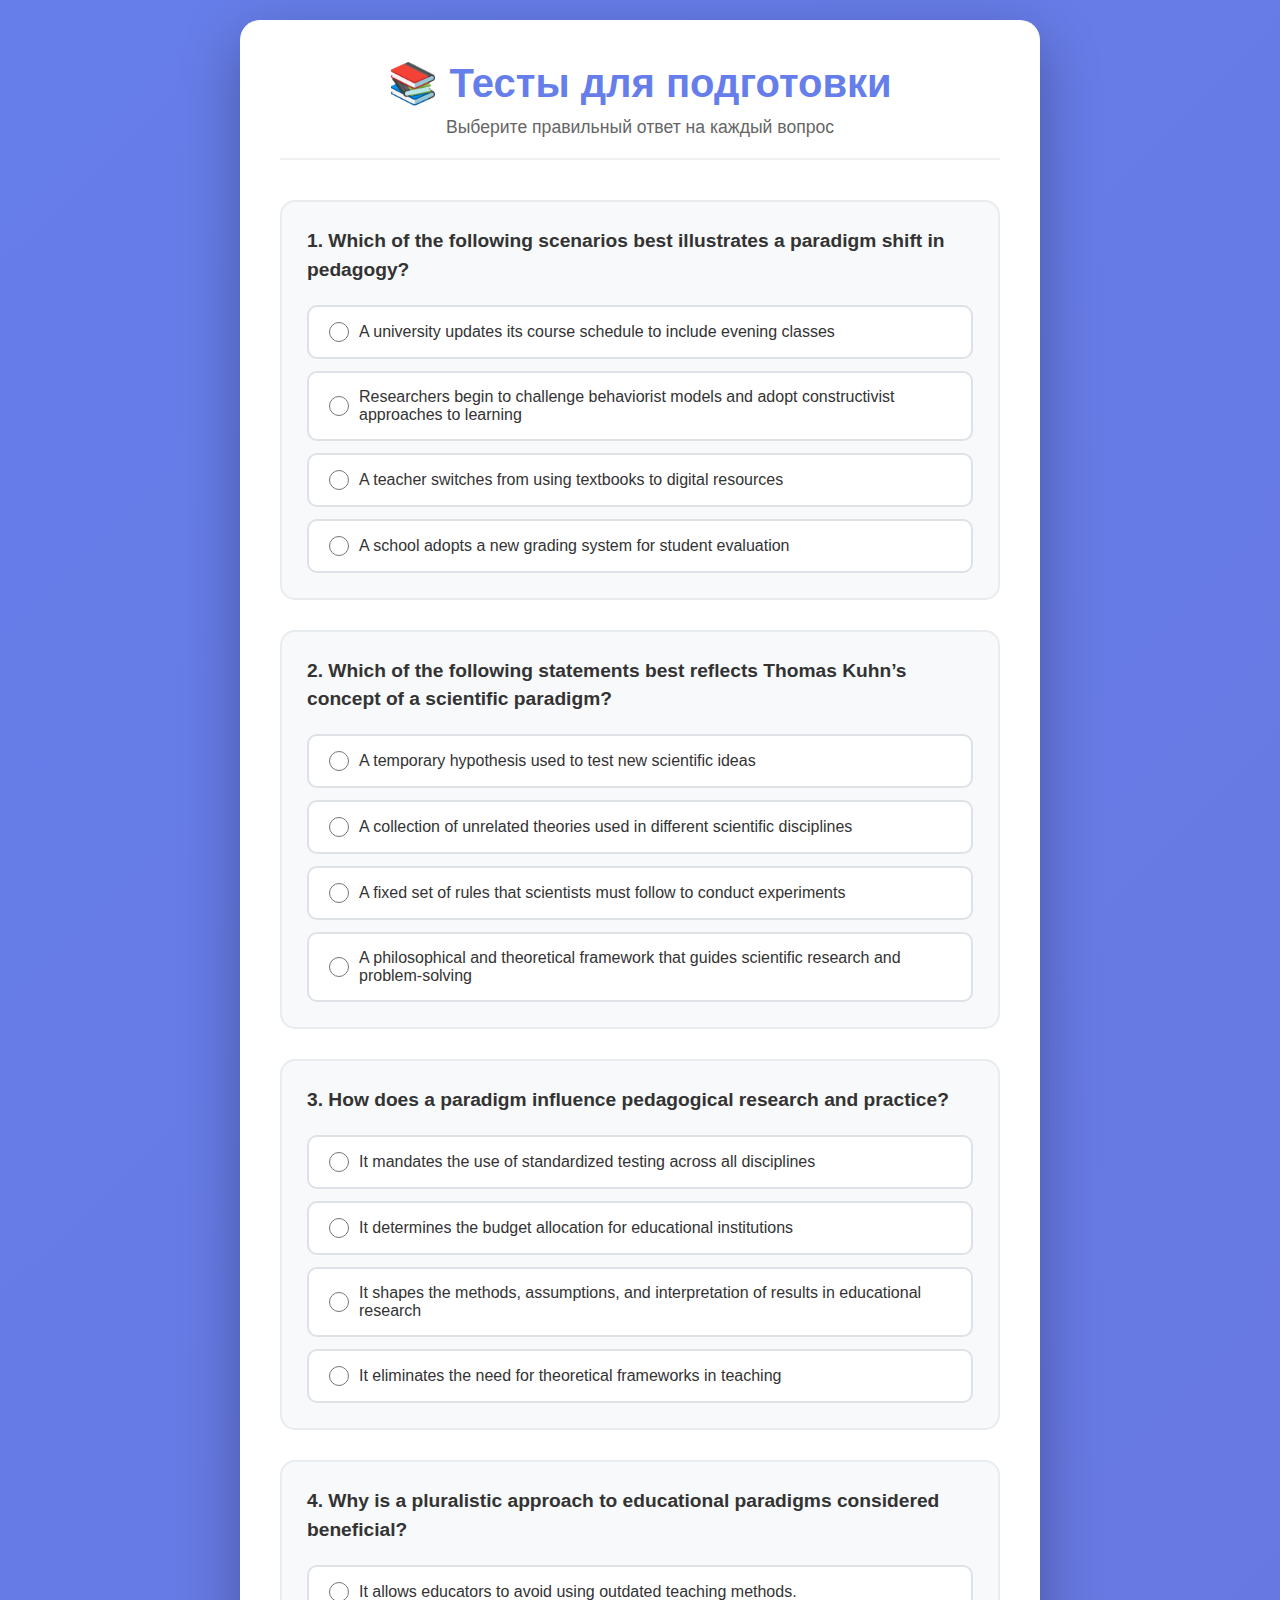
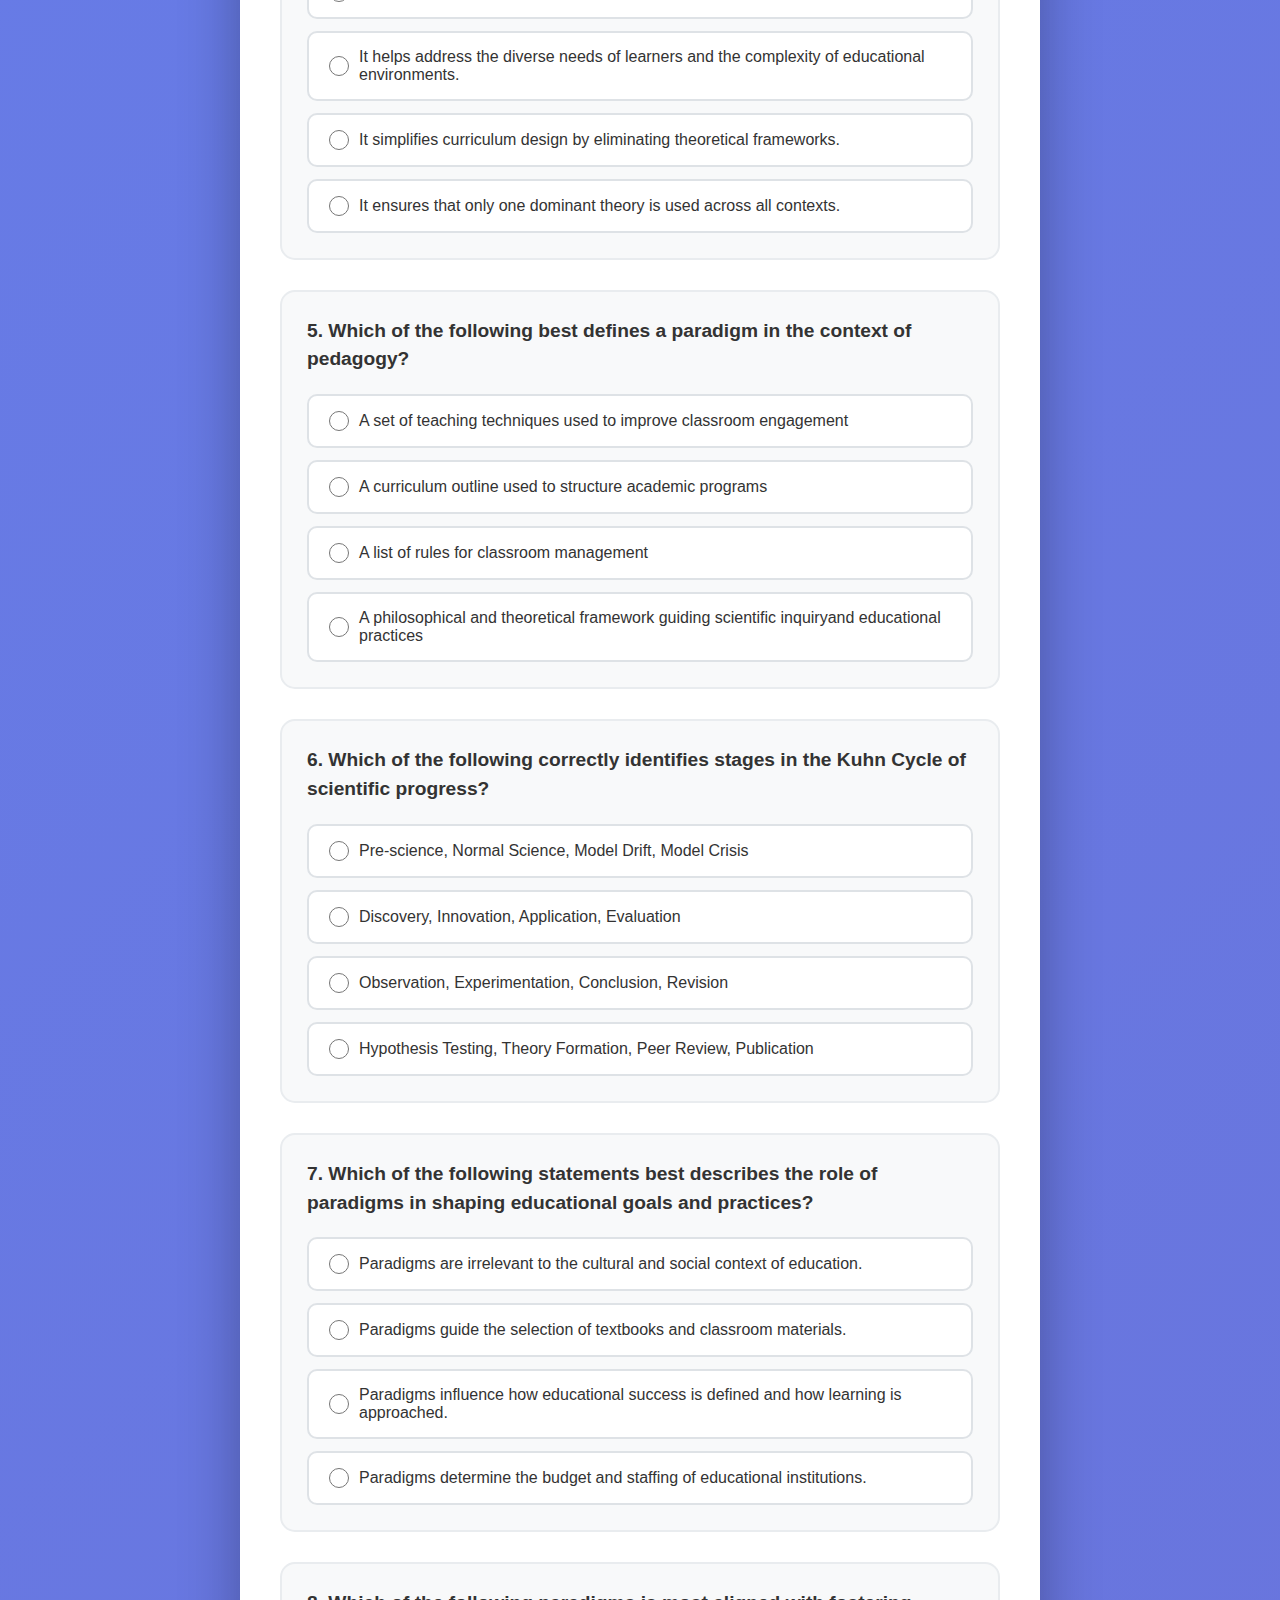
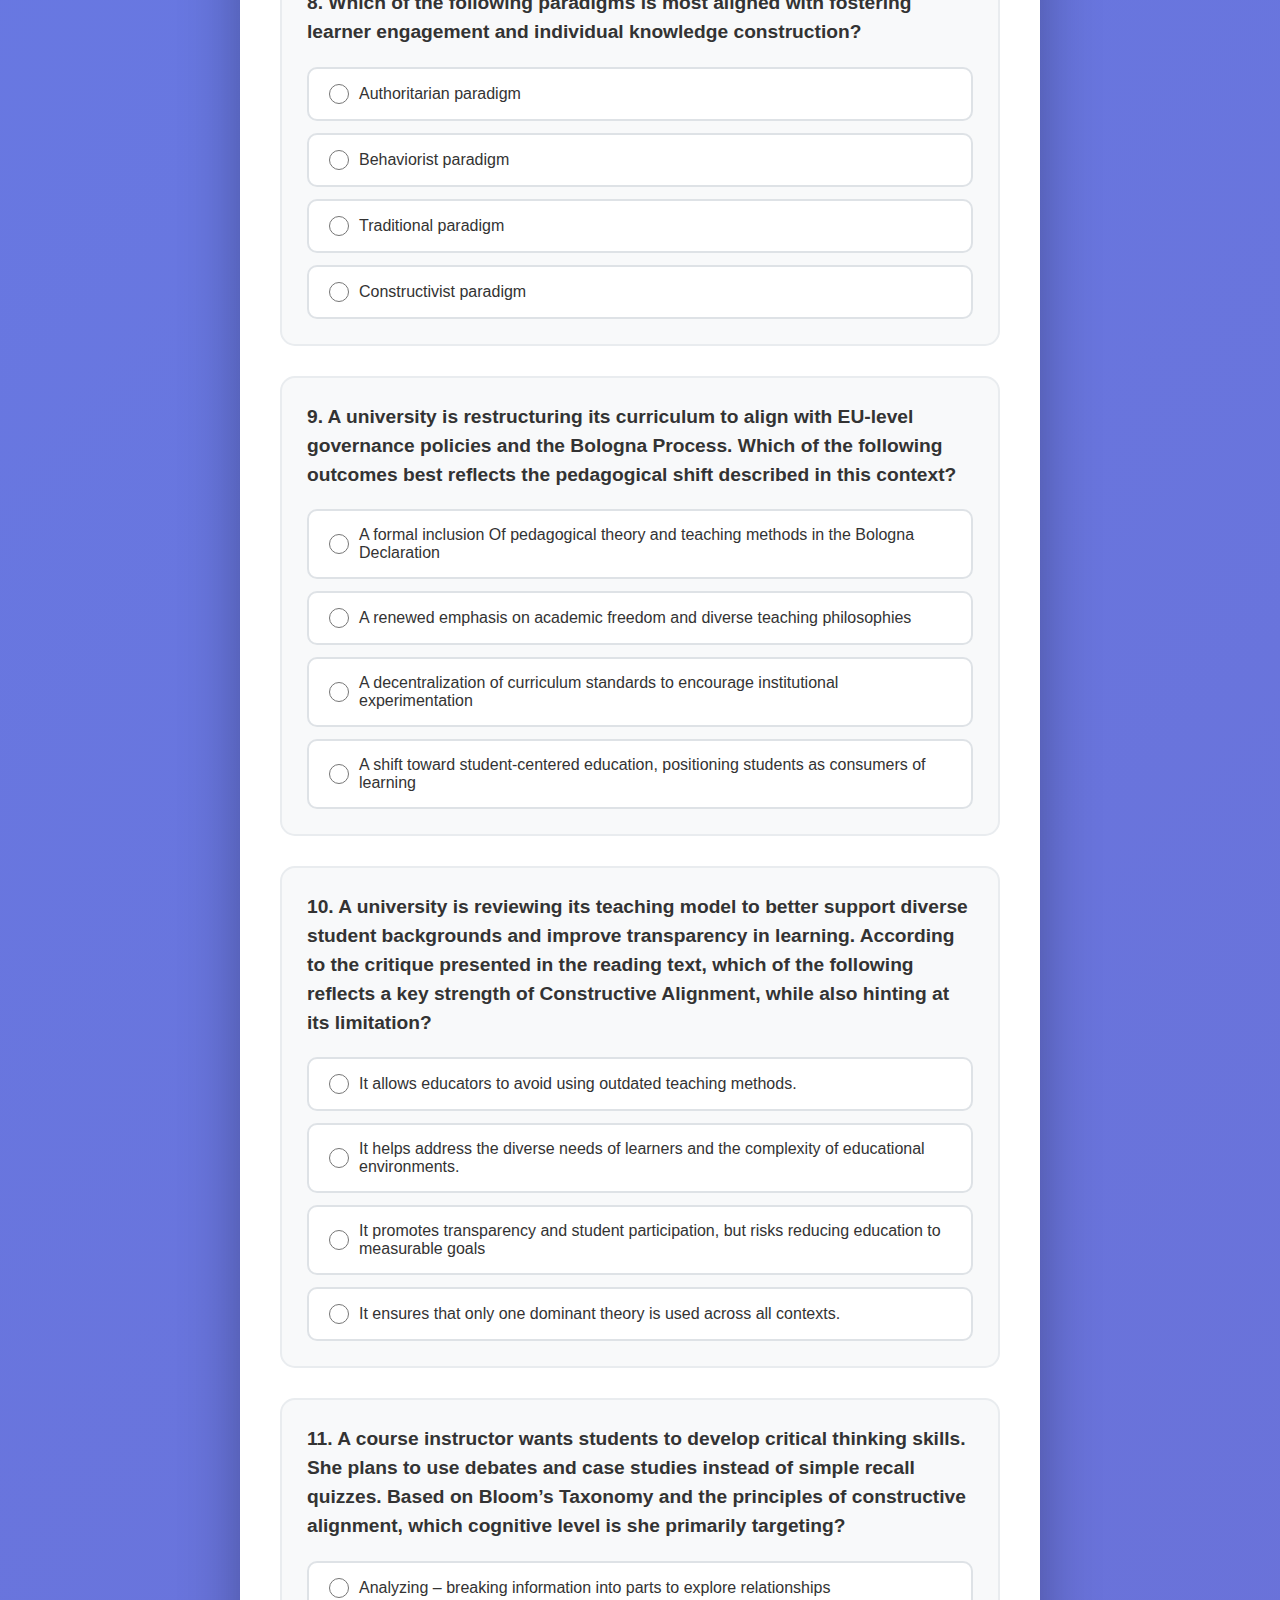
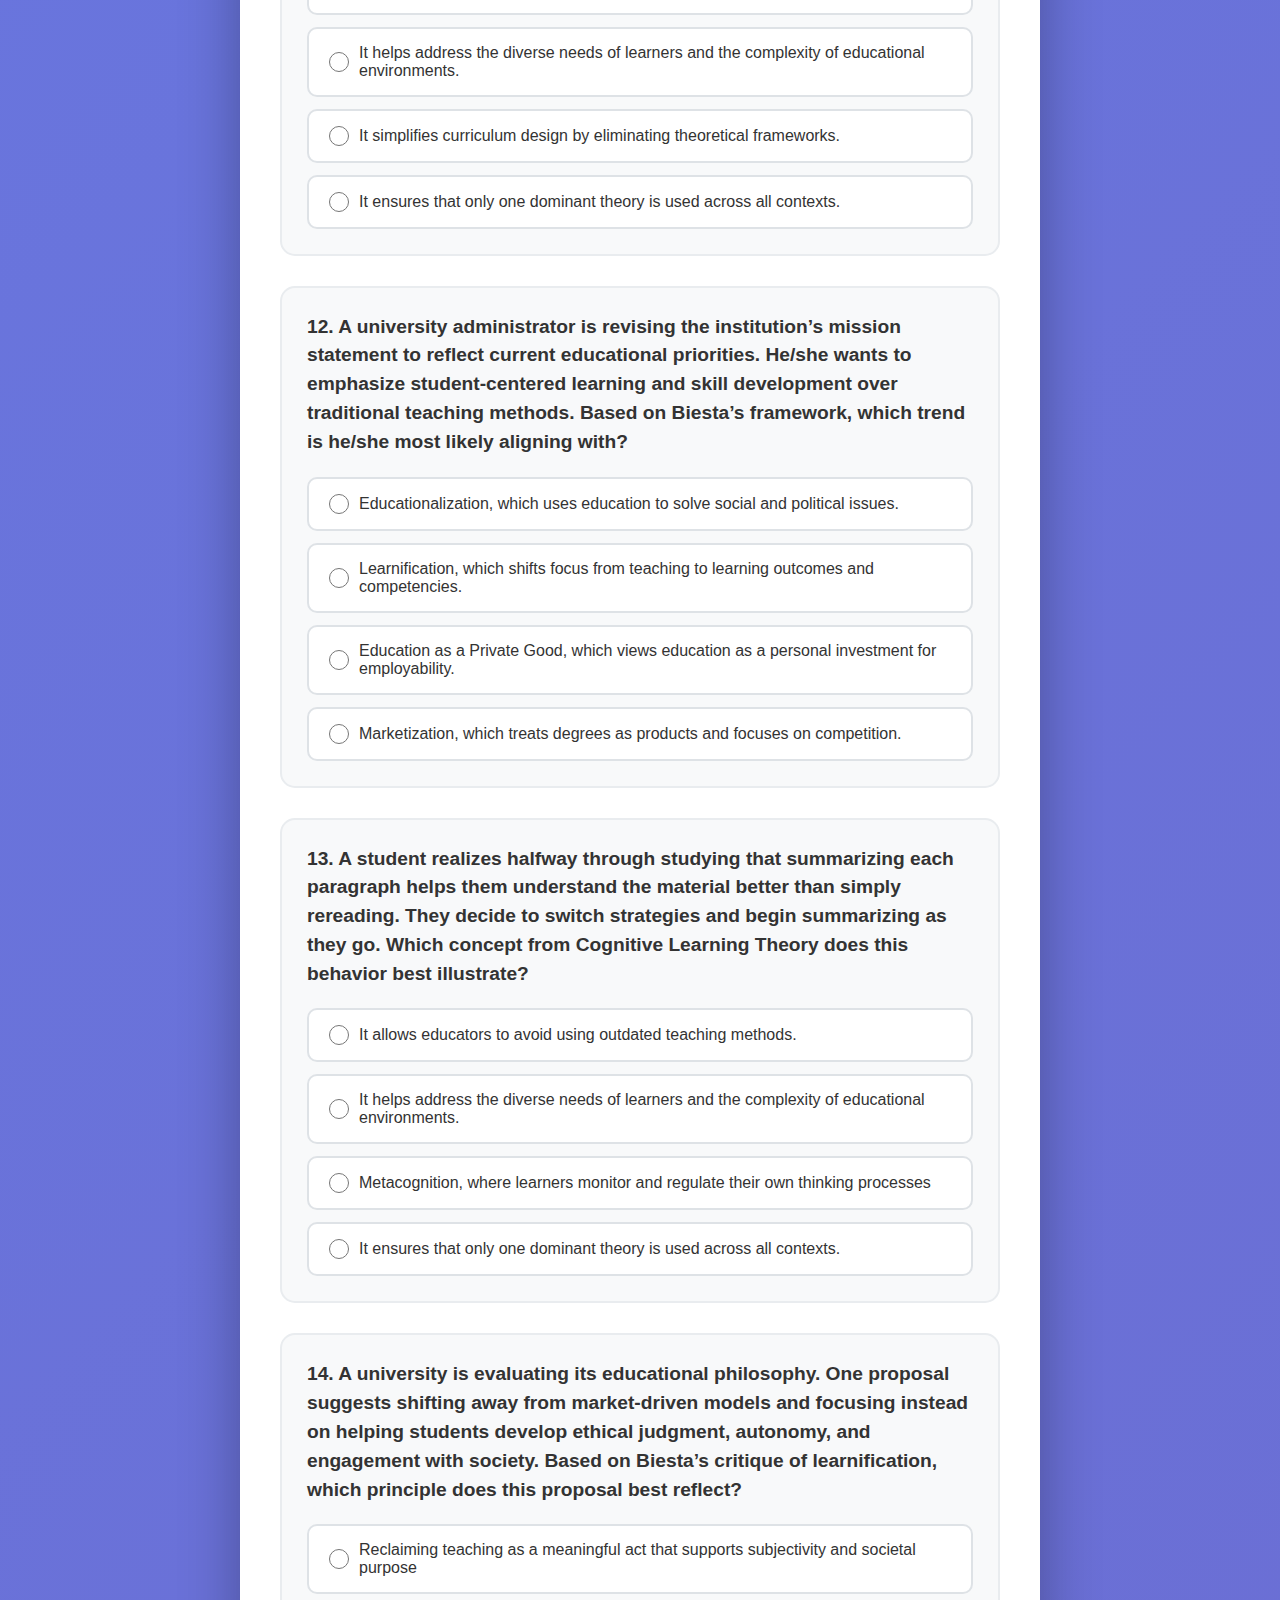
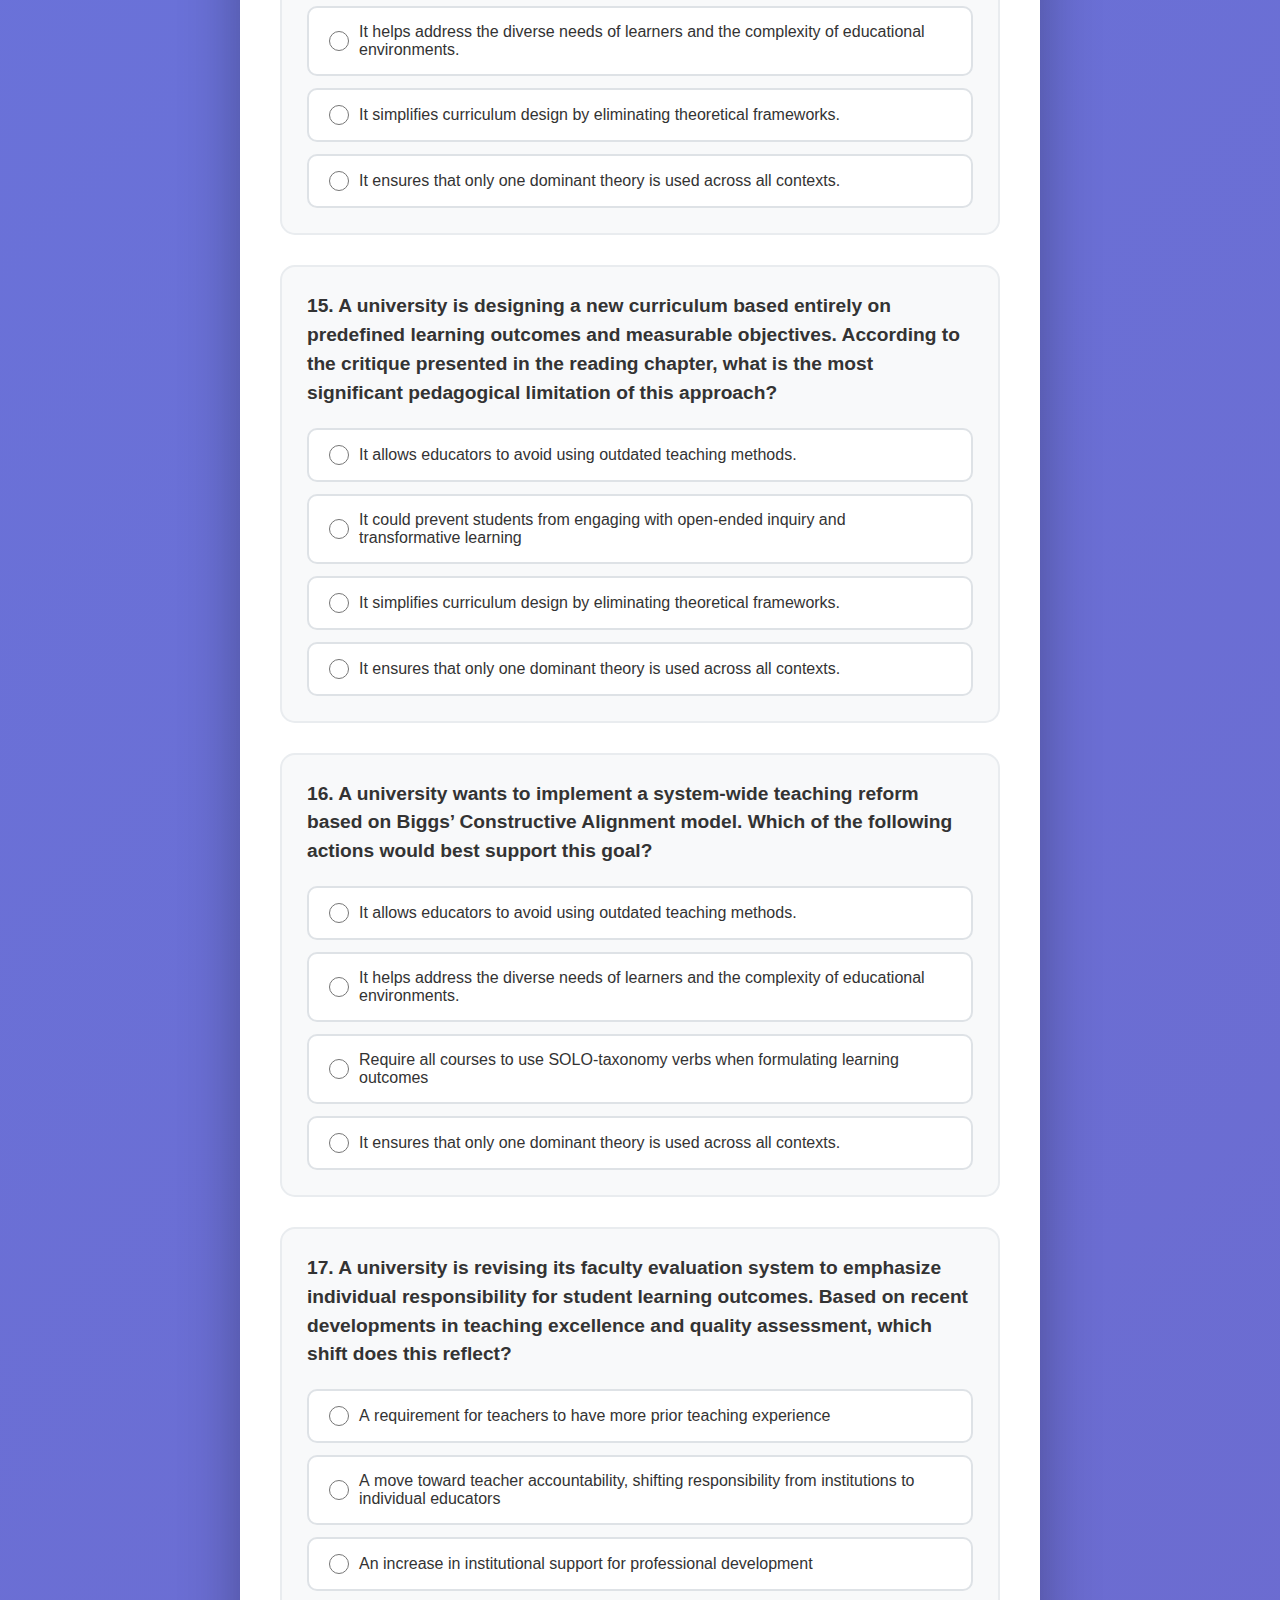
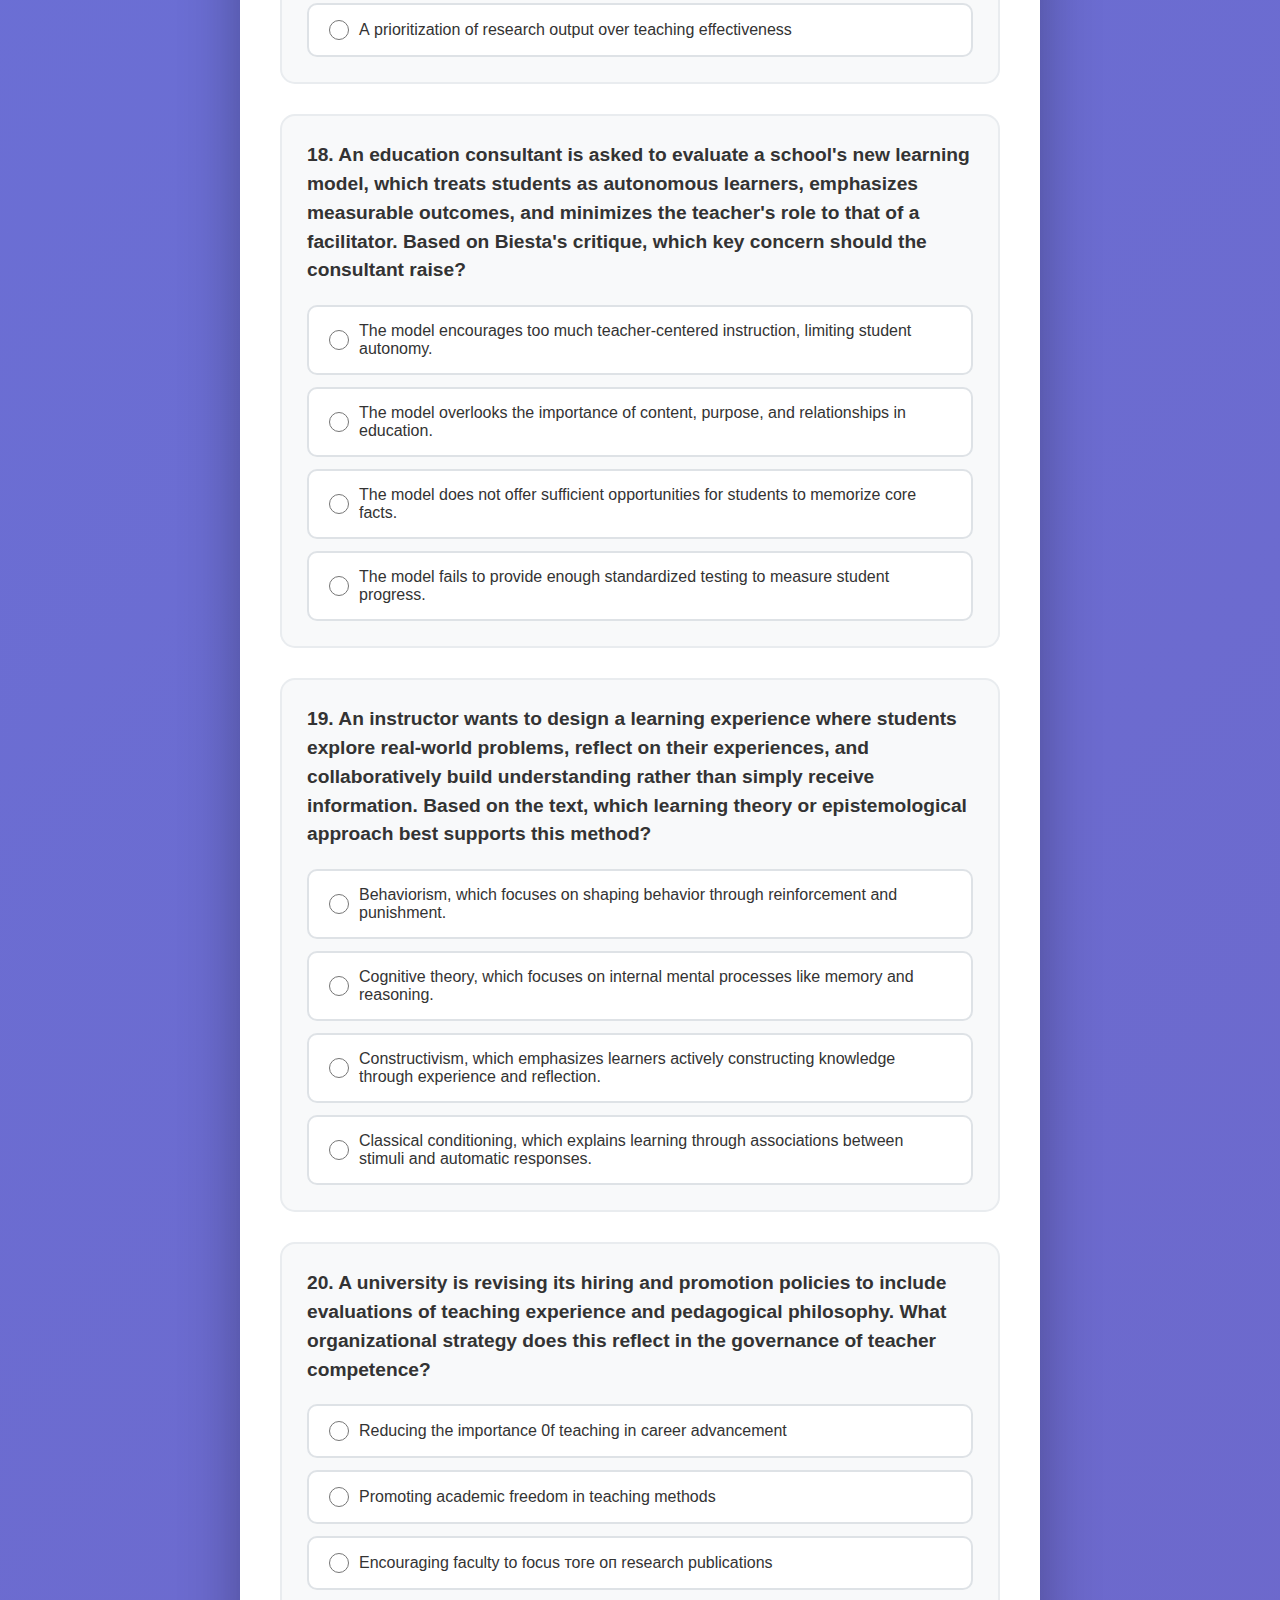
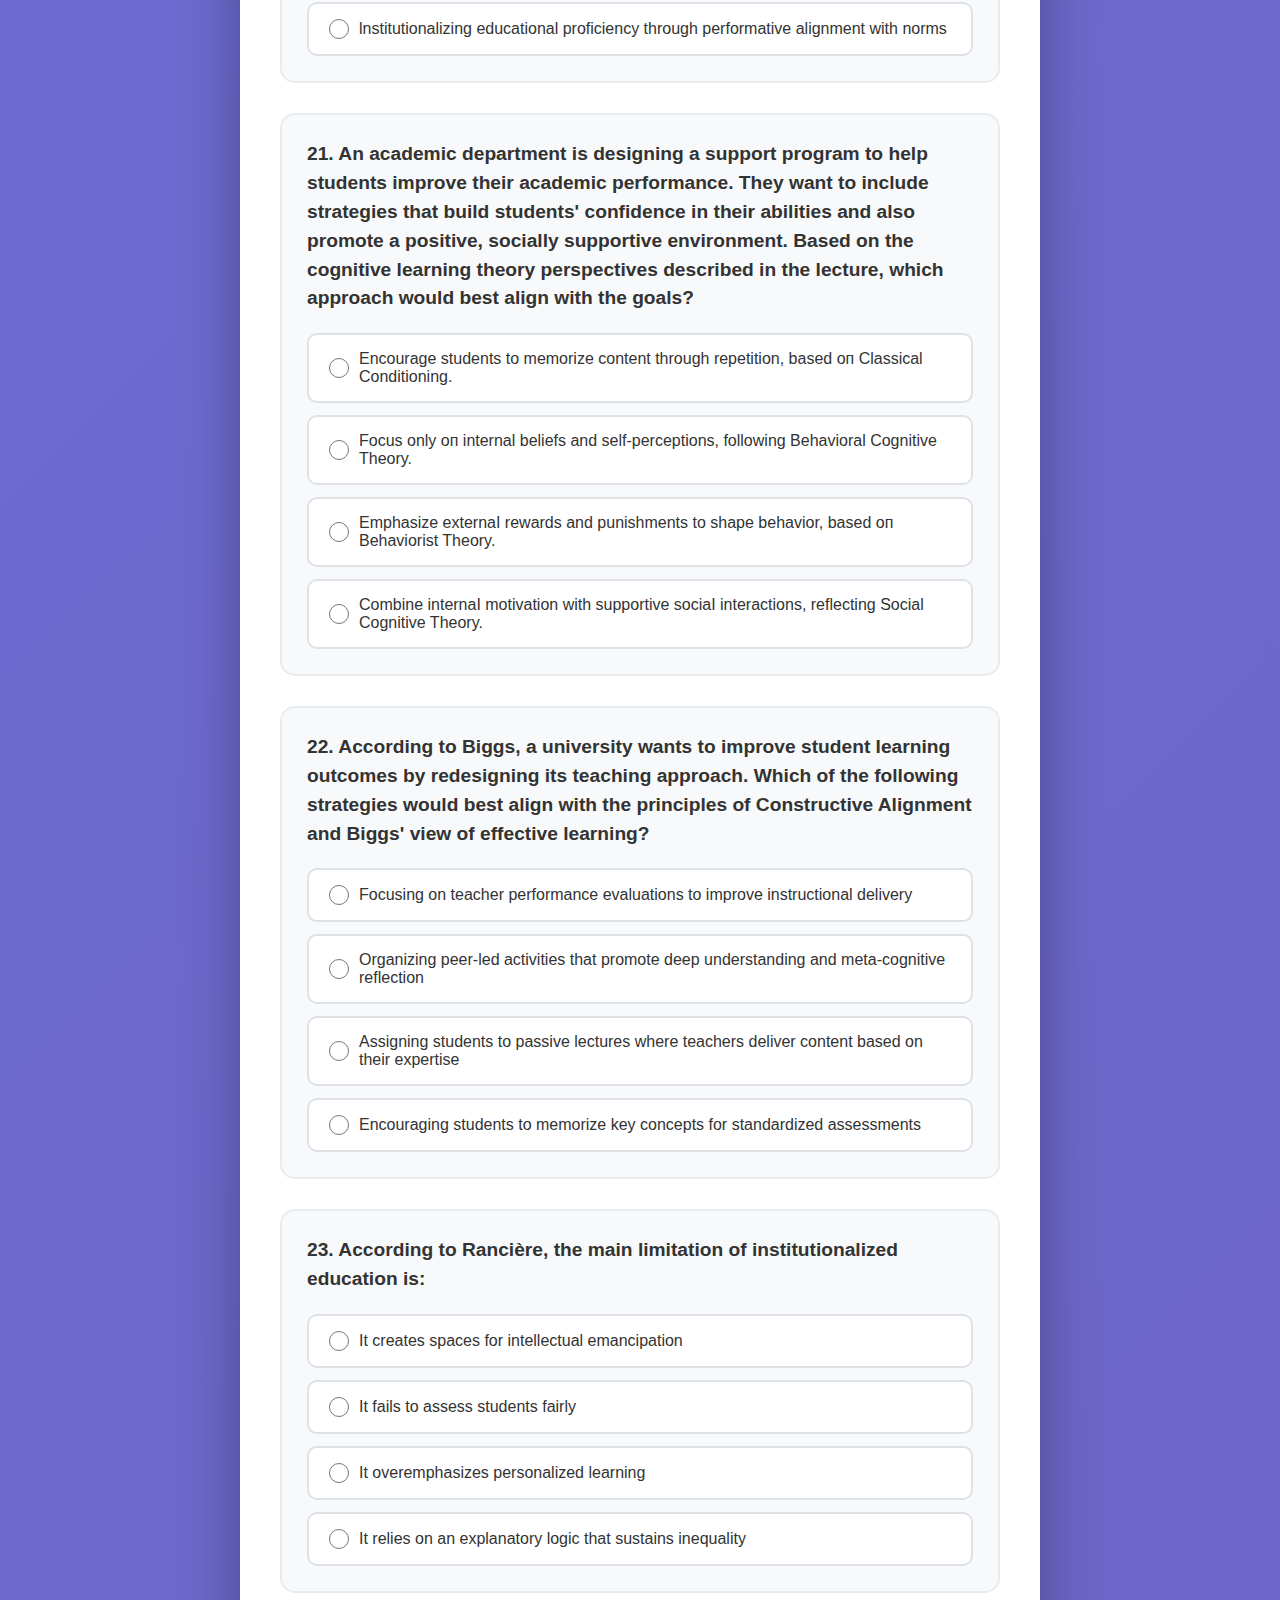
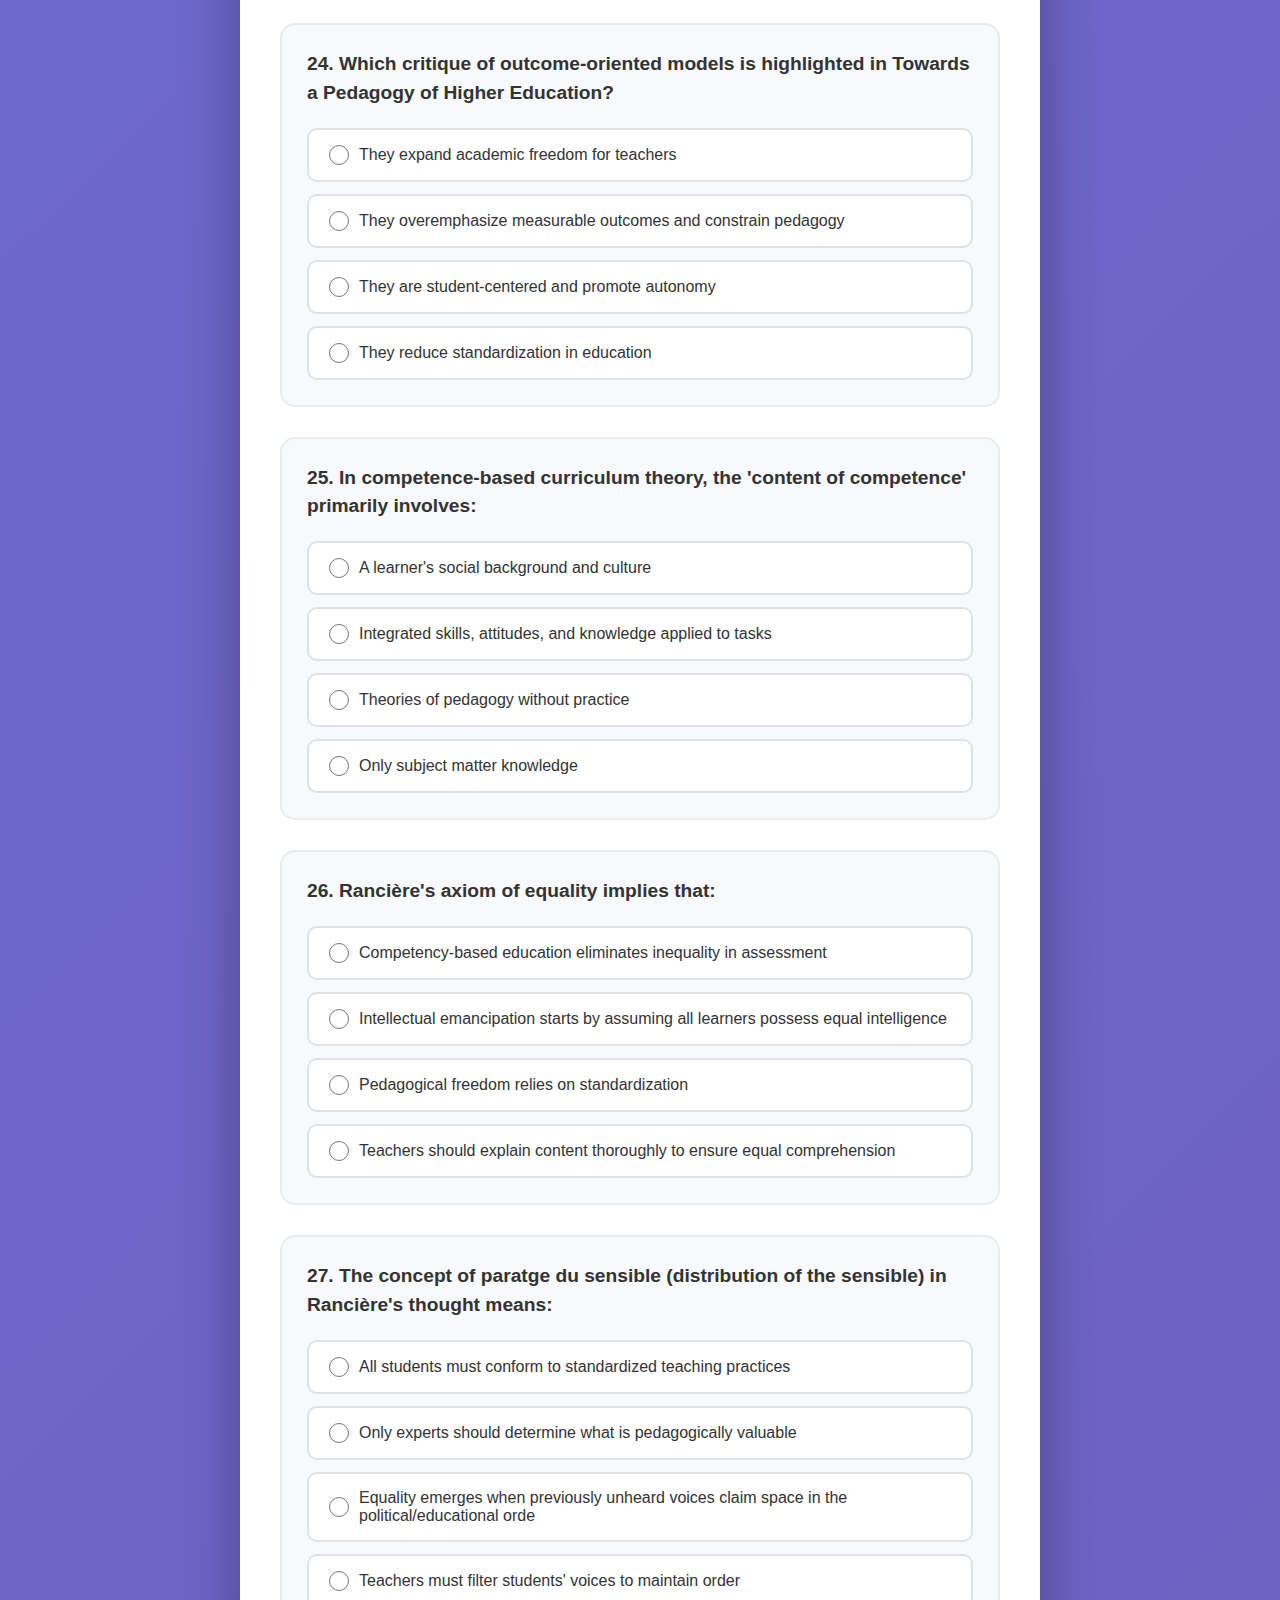
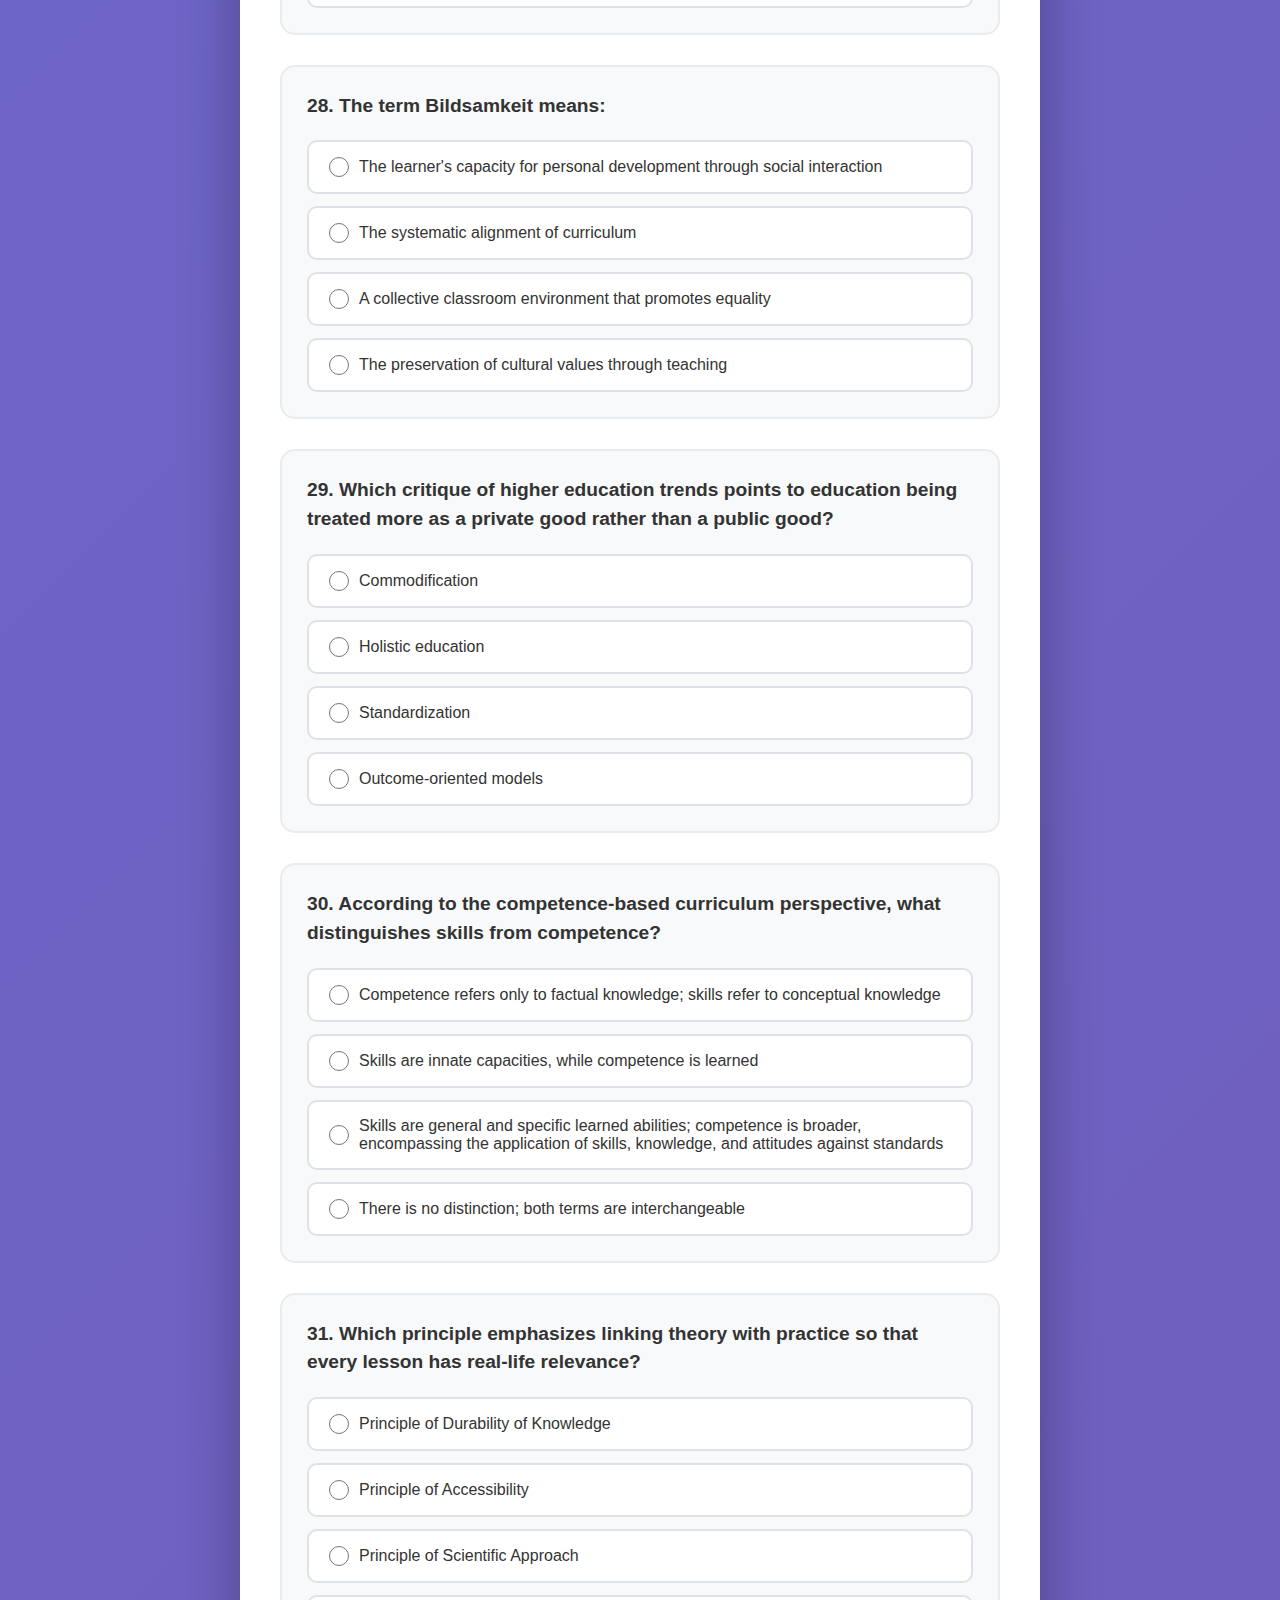
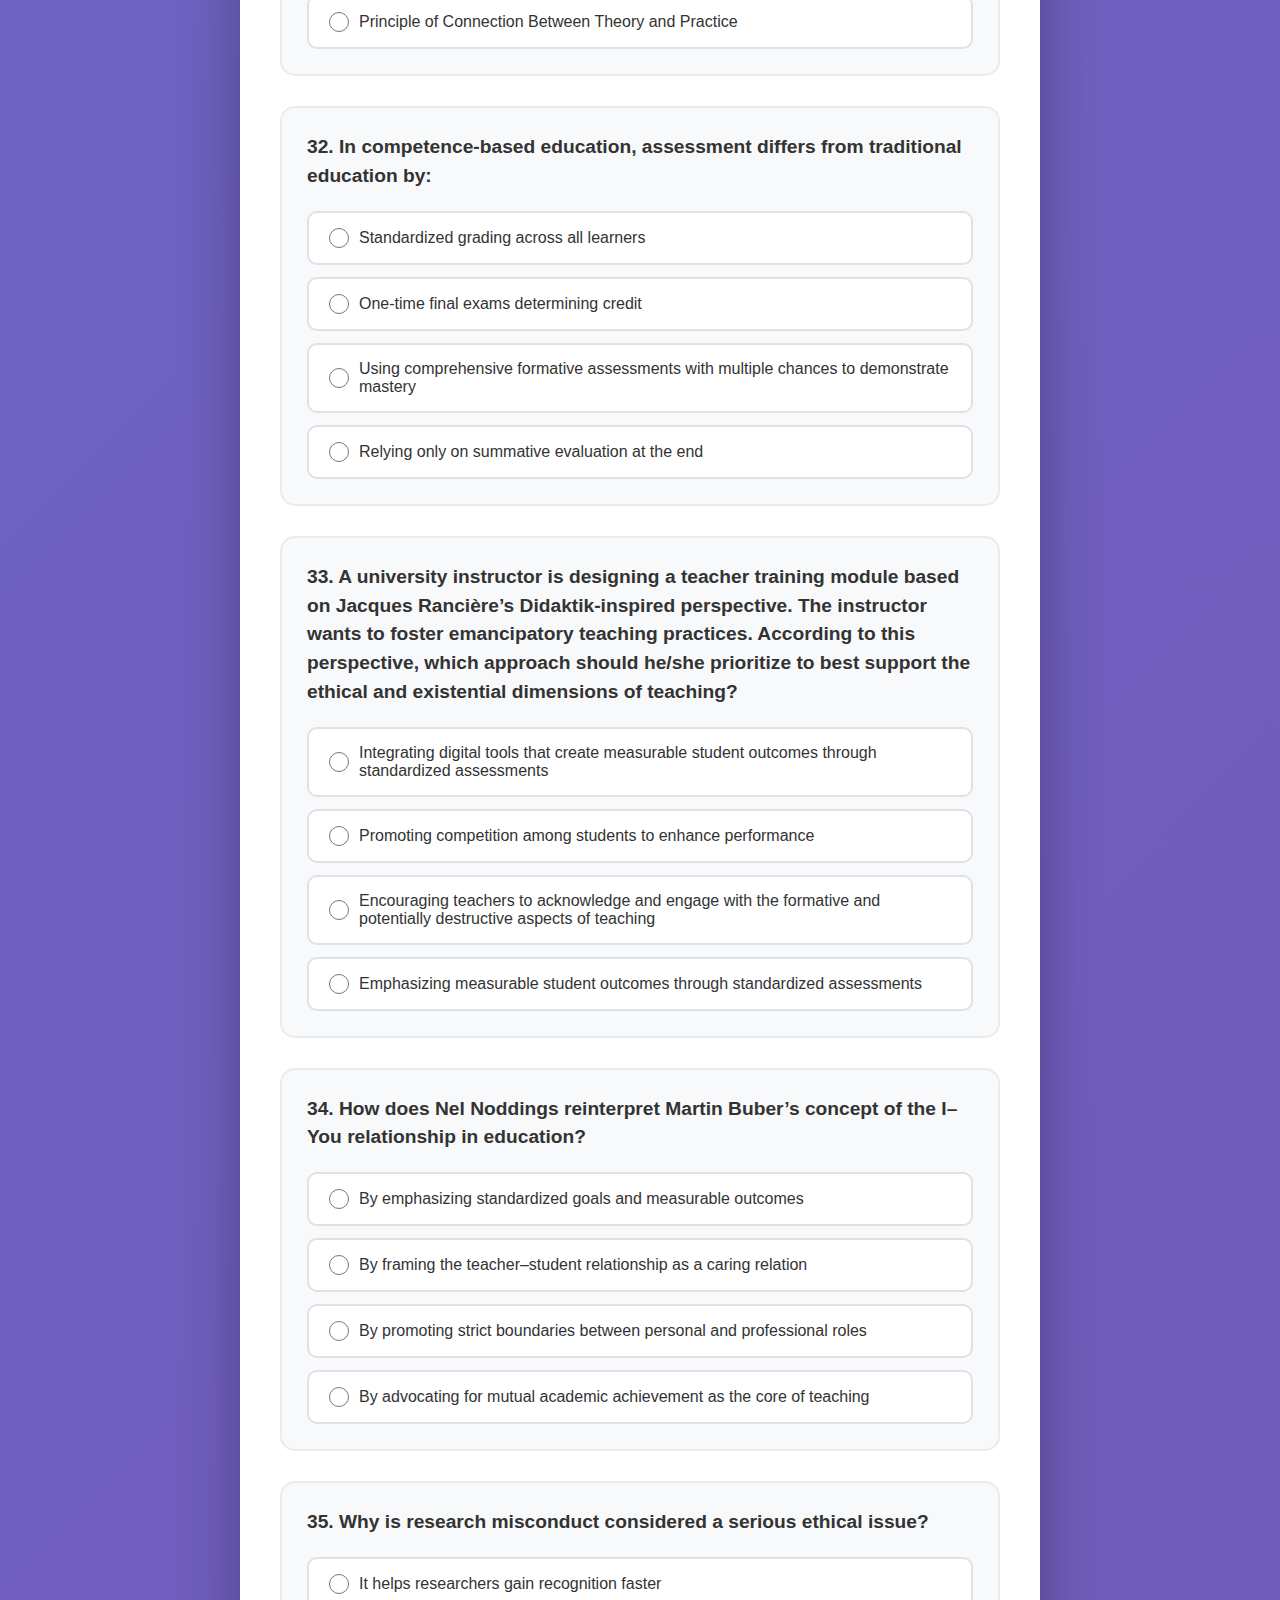
<file: index.html>
<!DOCTYPE html>
<html lang="ru">
<head>
    <meta charset="UTF-8">
    <meta name="viewport" content="width=device-width, initial-scale=1.0">
    <title>Тесты для подготовки</title>
    <link rel="stylesheet" href="static/style.css">
</head>
<body>
    <div class="container">
        <header>
            <h1>📚 Тесты для подготовки</h1>
            <p class="subtitle">Выберите правильный ответ на каждый вопрос</p>
        </header>

        <div id="questions-container">
            <div class="loading">Загрузка вопросов...</div>
        </div>

        <div id="results" class="results hidden">
            <h2>Результаты</h2>
            <div id="score"></div>
            <button onclick="location.reload()" class="btn-restart">Начать заново</button>
        </div>
    </div>

    <script src="static/script.js"></script>
</body>
</html>
</file>
<file: static/style.css>
* {
    margin: 0;
    padding: 0;
    box-sizing: border-box;
}

body {
    font-family: 'Segoe UI', Tahoma, Geneva, Verdana, sans-serif;
    background: linear-gradient(135deg, #667eea 0%, #764ba2 100%);
    min-height: 100vh;
    padding: 20px;
    color: #333;
}

.container {
    max-width: 800px;
    margin: 0 auto;
    background: white;
    border-radius: 20px;
    box-shadow: 0 20px 60px rgba(0, 0, 0, 0.3);
    padding: 40px;
}

header {
    text-align: center;
    margin-bottom: 40px;
    padding-bottom: 20px;
    border-bottom: 2px solid #f0f0f0;
}

h1 {
    color: #667eea;
    font-size: 2.5em;
    margin-bottom: 10px;
}

.subtitle {
    color: #666;
    font-size: 1.1em;
}

.question-block {
    margin-bottom: 30px;
    padding: 25px;
    background: #f8f9fa;
    border-radius: 15px;
    border: 2px solid #e9ecef;
    transition: all 0.3s ease;
}

.question-block:hover {
    border-color: #667eea;
    box-shadow: 0 5px 15px rgba(102, 126, 234, 0.2);
}

.question-text {
    font-size: 1.2em;
    font-weight: 600;
    margin-bottom: 20px;
    color: #333;
    line-height: 1.5;
}

.options {
    display: flex;
    flex-direction: column;
    gap: 12px;
}

.option {
    padding: 15px 20px;
    background: white;
    border: 2px solid #dee2e6;
    border-radius: 10px;
    cursor: pointer;
    transition: all 0.2s ease;
    font-size: 1em;
    display: flex;
    align-items: center;
    gap: 10px;
}

.option:hover {
    background: #f8f9fa;
    border-color: #667eea;
    transform: translateX(5px);
}

.option input[type="radio"] {
    width: 20px;
    height: 20px;
    cursor: pointer;
    accent-color: #667eea;
}

.option label {
    cursor: pointer;
    flex: 1;
    user-select: none;
}

.option.selected {
    background: #e7f3ff;
    border-color: #667eea;
}

.option.correct {
    background: #d4edda;
    border-color: #28a745;
    color: #155724;
}

.option.incorrect {
    background: #f8d7da;
    border-color: #dc3545;
    color: #721c24;
}

.option.disabled {
    cursor: not-allowed;
    opacity: 0.7;
}

.feedback {
    margin-top: 15px;
    padding: 12px;
    border-radius: 8px;
    font-weight: 500;
    display: none;
}

.feedback.show {
    display: block;
}

.feedback.correct {
    background: #d4edda;
    color: #155724;
    border: 1px solid #28a745;
}

.feedback.incorrect {
    background: #f8d7da;
    color: #721c24;
    border: 1px solid #dc3545;
}

.loading {
    text-align: center;
    padding: 40px;
    font-size: 1.2em;
    color: #666;
}

.results {
    text-align: center;
    padding: 30px;
    background: #f8f9fa;
    border-radius: 15px;
    margin-top: 30px;
}

.results.hidden {
    display: none;
}

.results h2 {
    color: #667eea;
    margin-bottom: 20px;
}

#score {
    font-size: 1.5em;
    font-weight: 600;
    margin-bottom: 20px;
    padding: 20px;
    background: white;
    border-radius: 10px;
    border: 2px solid #667eea;
}

.btn-restart {
    padding: 15px 40px;
    background: #667eea;
    color: white;
    border: none;
    border-radius: 10px;
    font-size: 1.1em;
    cursor: pointer;
    transition: all 0.3s ease;
    font-weight: 600;
}

.btn-restart:hover {
    background: #5568d3;
    transform: translateY(-2px);
    box-shadow: 0 5px 15px rgba(102, 126, 234, 0.4);
}

@media (max-width: 600px) {
    .container {
        padding: 20px;
    }
    
    h1 {
        font-size: 2em;
    }
    
    .question-block {
        padding: 15px;
    }
}
</file>
